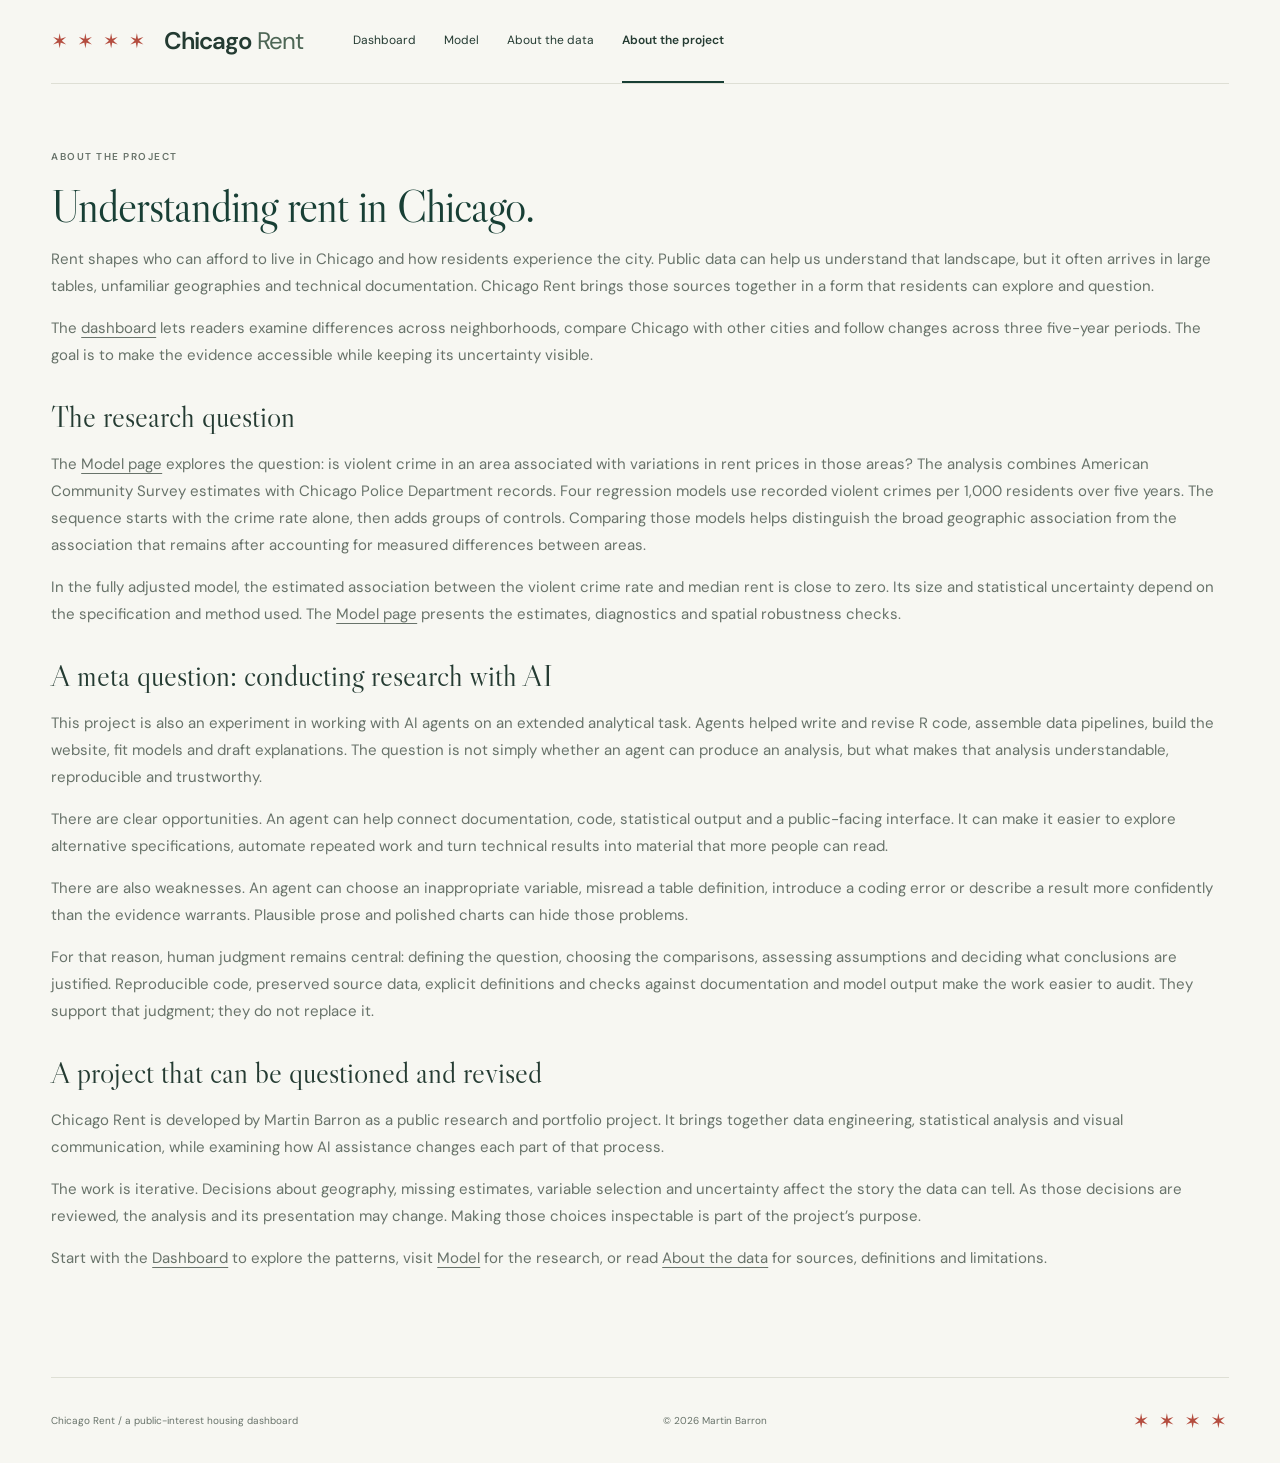
<file: html/about.html>
<!doctype html>
<html lang="en">
<head>
  <meta charset="utf-8">
  <meta name="viewport" content="width=device-width, initial-scale=1">
  <title>About the project · Chicago Rent</title>
  <meta name="description" content="Chicago Rent is a public-interest housing dashboard and research project exploring rent, violent crime, and the strengths and limits of analysis with AI agents.">
  <link rel="icon" type="image/svg+xml" href="favicon.svg">
  <link href="style.css?v=20261127-about-width" rel="stylesheet">
</head>
<body>
  <a class="skip-link" href="#about-project">Skip to project information</a>
  <header class="site-header" id="page-top">
    <a class="brand" href="index.html"><span class="chicago-stars" aria-hidden="true">✶ ✶ ✶ ✶</span><span>Chicago <span class="brand-light">Rent</span></span></a>
    <nav aria-label="Main navigation"><a href="index.html">Dashboard</a><a href="model.html">Model</a><a href="data.html">About the data</a><a href="about.html" aria-current="page">About the project</a></nav>
  </header>
  <main id="about-project" class="project-page data-page">
    <p class="eyebrow">About the project</p>
    <h1>Understanding rent in Chicago.</h1>
    <section aria-label="Project introduction">
      <p>Rent shapes who can afford to live in Chicago and how residents experience the city. Public data can help us understand that landscape, but it often arrives in large tables, unfamiliar geographies and technical documentation. Chicago Rent brings those sources together in a form that residents can explore and question.</p>
      <p>The <a href="index.html">dashboard</a> lets readers examine differences across neighborhoods, compare Chicago with other cities and follow changes across three five-year periods. The goal is to make the evidence accessible while keeping its uncertainty visible.</p>
    </section>
    <section aria-labelledby="research-heading">
      <h2 id="research-heading">The research question</h2>
      <p>The <a href="model.html">Model page</a> explores the question: is violent crime in an area associated with variations in rent prices in those areas? The analysis combines American Community Survey estimates with Chicago Police Department records. Four regression models use recorded violent crimes per 1,000 residents over five years. The sequence starts with the crime rate alone, then adds groups of controls. Comparing those models helps distinguish the broad geographic association from the association that remains after accounting for measured differences between areas.</p>
      <p>In the fully adjusted model, the estimated association between the violent crime rate and median rent is close to zero. Its size and statistical uncertainty depend on the specification and method used. The <a href="model.html">Model page</a> presents the estimates, diagnostics and spatial robustness checks.</p>
    </section>
    <section aria-labelledby="agents-heading">
      <h2 id="agents-heading">A meta question: conducting research with AI</h2>
      <p>This project is also an experiment in working with AI agents on an extended analytical task. Agents helped write and revise R code, assemble data pipelines, build the website, fit models and draft explanations. The question is not simply whether an agent can produce an analysis, but what makes that analysis understandable, reproducible and trustworthy.</p>
      <p>There are clear opportunities. An agent can help connect documentation, code, statistical output and a public-facing interface. It can make it easier to explore alternative specifications, automate repeated work and turn technical results into material that more people can read.</p>
      <p>There are also weaknesses. An agent can choose an inappropriate variable, misread a table definition, introduce a coding error or describe a result more confidently than the evidence warrants. Plausible prose and polished charts can hide those problems.</p>
      <p>For that reason, human judgment remains central: defining the question, choosing the comparisons, assessing assumptions and deciding what conclusions are justified. Reproducible code, preserved source data, explicit definitions and checks against documentation and model output make the work easier to audit. They support that judgment; they do not replace it.</p>
    </section>
    <section aria-labelledby="open-work-heading">
      <h2 id="open-work-heading">A project that can be questioned and revised</h2>
      <p>Chicago Rent is developed by Martin Barron as a public research and portfolio project. It brings together data engineering, statistical analysis and visual communication, while examining how AI assistance changes each part of that process.</p>
      <p>The work is iterative. Decisions about geography, missing estimates, variable selection and uncertainty affect the story the data can tell. As those decisions are reviewed, the analysis and its presentation may change. Making those choices inspectable is part of the project’s purpose.</p>
      <p>Start with the <a href="index.html">Dashboard</a> to explore the patterns, visit <a href="model.html">Model</a> for the research, or read <a href="data.html">About the data</a> for sources, definitions and limitations.</p>
    </section>
  </main>
  <footer class="site-footer"><span>Chicago Rent / a public-interest housing dashboard</span><span>© 2026 Martin Barron</span><a class="chicago-stars" href="#page-top" aria-label="Return to top of page">✶ ✶ ✶ ✶</a></footer>
</body>
</html>
</file>
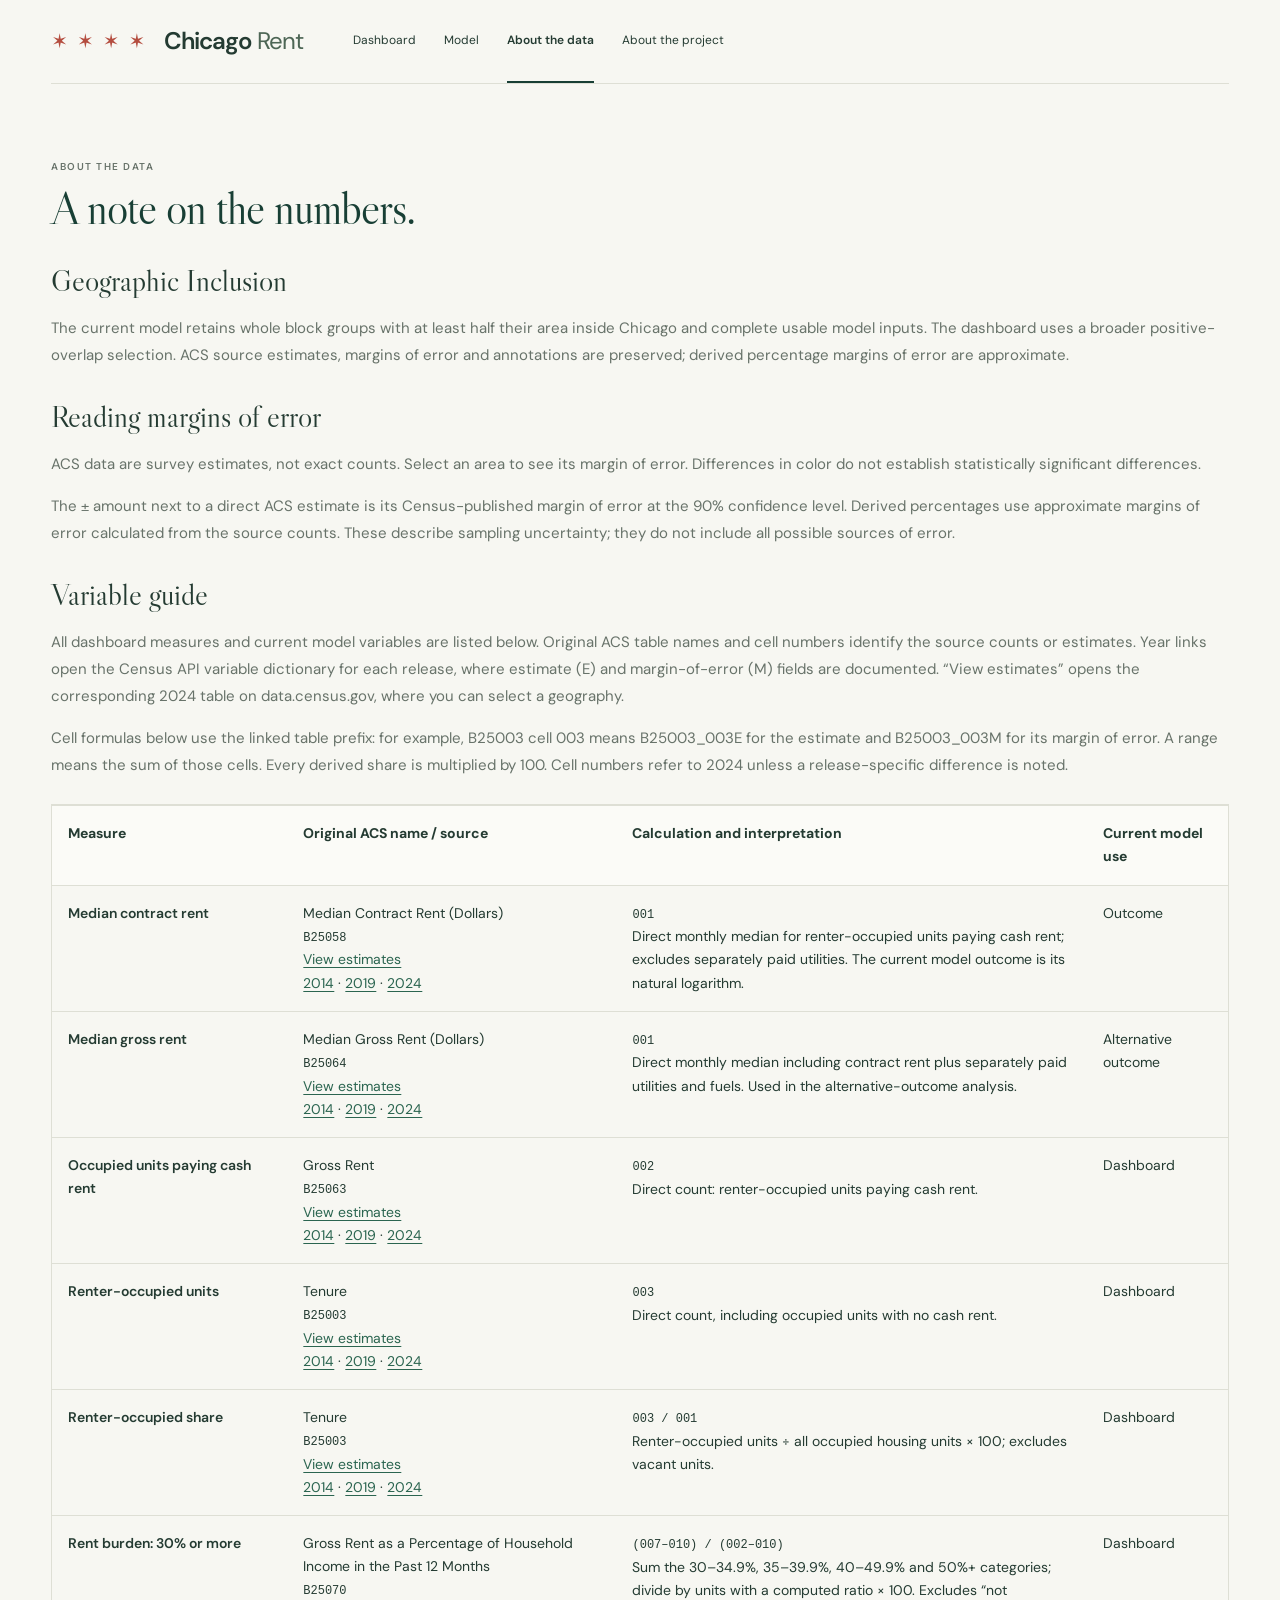
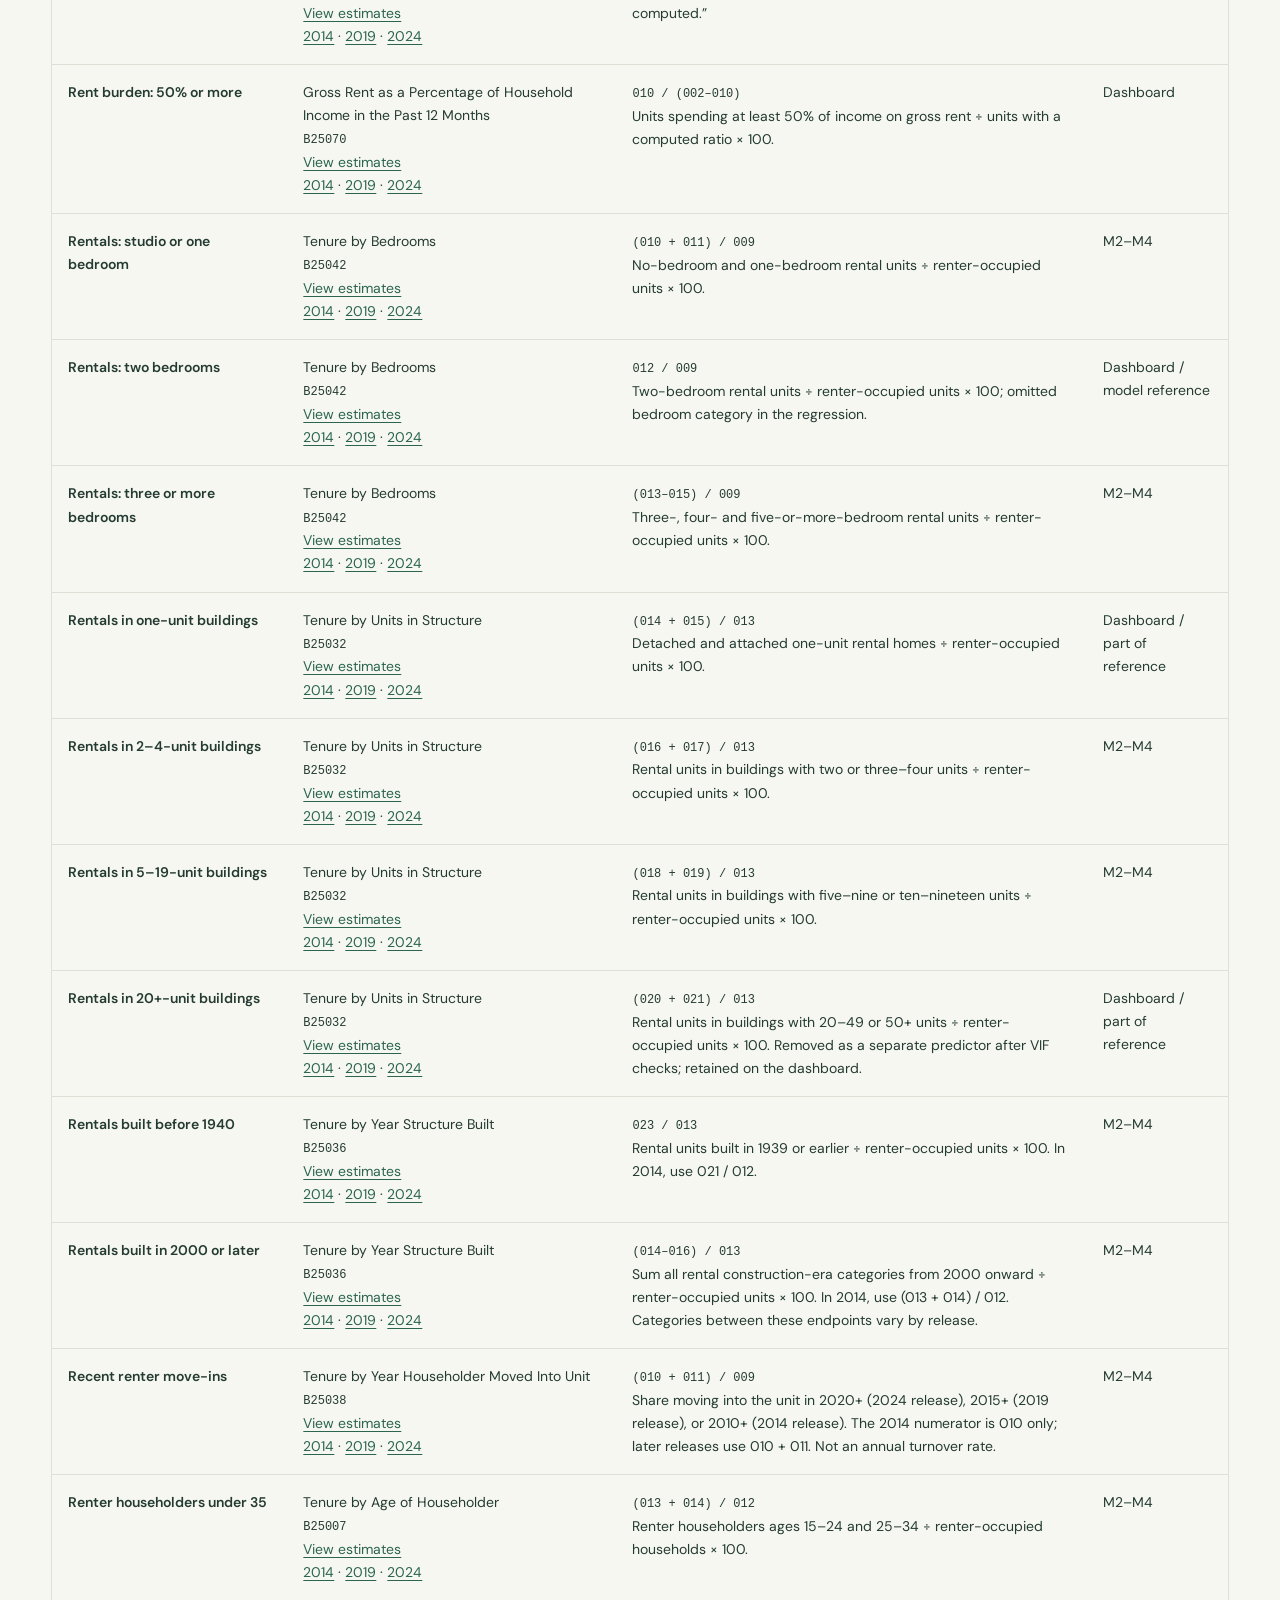
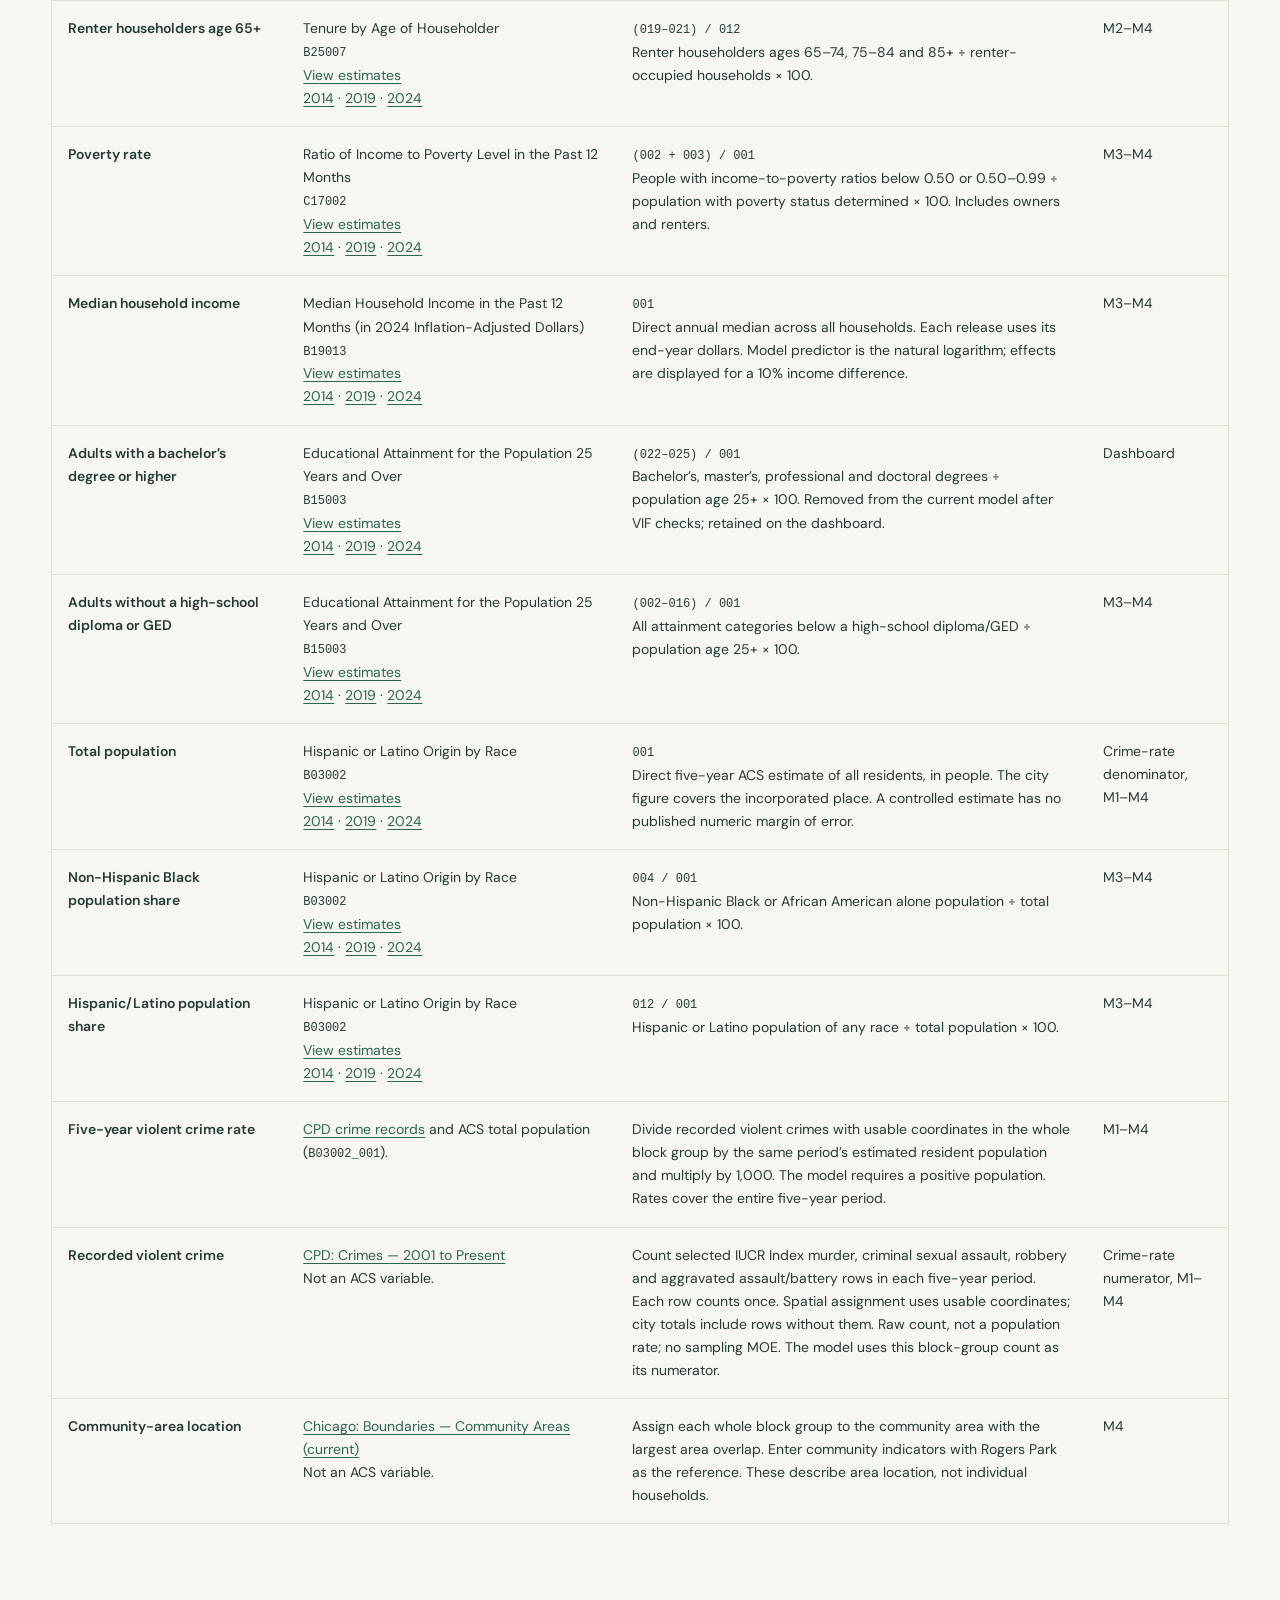
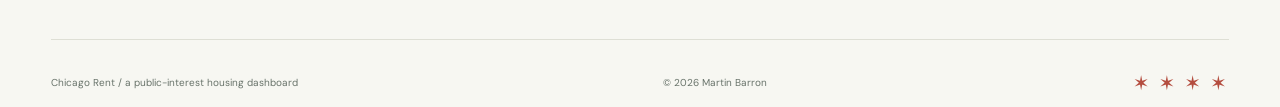
<file: html/data.html>
<!doctype html>
<html lang="en">
<head>
  <meta charset="utf-8">
  <meta name="viewport" content="width=device-width, initial-scale=1">
  <title>About the data · Chicago Rent</title>
  <link rel="icon" type="image/svg+xml" href="favicon.svg">
  <link href="style.css?v=20261127-about-width" rel="stylesheet">
</head>
<body>
  <a class="skip-link" href="#about-data">Skip to data information</a>
  <header class="site-header" id="page-top">
    <a class="brand" href="index.html"><span class="chicago-stars" aria-hidden="true">✶ ✶ ✶ ✶</span><span>Chicago <span class="brand-light">Rent</span></span></a>
    <nav aria-label="Main navigation"><a href="index.html">Dashboard</a><a href="model.html">Model</a><a href="data.html" aria-current="page">About the data</a><a href="about.html">About the project</a></nav>
  </header>
  <main id="about-data" class="project-page data-page">
    <div><p class="eyebrow">About the data</p><h1>A note on the numbers.</h1></div>
    <section aria-labelledby="geographic-inclusion-heading">
      <h2 id="geographic-inclusion-heading">Geographic Inclusion</h2>
      <p>The current model retains whole block groups with at least half their area inside Chicago and complete usable model inputs. The dashboard uses a broader positive-overlap selection. ACS source estimates, margins of error and annotations are preserved; derived percentage margins of error are approximate.</p>
    </section>
    <section aria-labelledby="moe-heading">
      <h2 id="moe-heading">Reading margins of error</h2>
      <p>ACS data are survey estimates, not exact counts. Select an area to see its margin of error. Differences in color do not establish statistically significant differences.</p>
      <p>The ± amount next to a direct ACS estimate is its Census-published margin of error at the 90% confidence level. Derived percentages use approximate margins of error calculated from the source counts. These describe sampling uncertainty; they do not include all possible sources of error.</p>
    </section>
    <section class="variable-dictionary" aria-labelledby="variables-heading">
      <h2 id="variables-heading">Variable guide</h2>
      <p>All dashboard measures and current model variables are listed below. Original ACS table names and cell numbers identify the source counts or estimates. Year links open the Census API variable dictionary for each release, where estimate (E) and margin-of-error (M) fields are documented. “View estimates” opens the corresponding 2024 table on data.census.gov, where you can select a geography.</p>
      <p>Cell formulas below use the linked table prefix: for example, B25003 cell 003 means B25003_003E for the estimate and B25003_003M for its margin of error. A range means the sum of those cells. Every derived share is multiplied by 100. Cell numbers refer to 2024 unless a release-specific difference is noted.</p>
      <div class="data-dictionary-scroll" role="region" aria-label="Variable definitions and sources" tabindex="0">
      <table class="data-dictionary">
        <thead><tr><th scope="col">Measure</th><th scope="col">Original ACS name / source</th><th scope="col">Calculation and interpretation</th><th scope="col">Current model use</th></tr></thead>
        <tbody>
          <tr data-measure="median_contract_rent"><th scope="row">Median contract rent</th><td>Median Contract Rent (Dollars)<br><code>B25058</code><br><a href="https://data.census.gov/table/ACSDT5Y2024.B25058">View estimates</a><br><a href="https://api.census.gov/data/2014/acs/acs5/groups/B25058.html">2014</a> · <a href="https://api.census.gov/data/2019/acs/acs5/groups/B25058.html">2019</a> · <a href="https://api.census.gov/data/2024/acs/acs5/groups/B25058.html">2024</a></td><td><code>001</code><br>Direct monthly median for renter-occupied units paying cash rent; excludes separately paid utilities. The current model outcome is its natural logarithm.</td><td>Outcome</td></tr>
          <tr data-measure="median_gross_rent"><th scope="row">Median gross rent</th><td>Median Gross Rent (Dollars)<br><code>B25064</code><br><a href="https://data.census.gov/table/ACSDT5Y2024.B25064">View estimates</a><br><a href="https://api.census.gov/data/2014/acs/acs5/groups/B25064.html">2014</a> · <a href="https://api.census.gov/data/2019/acs/acs5/groups/B25064.html">2019</a> · <a href="https://api.census.gov/data/2024/acs/acs5/groups/B25064.html">2024</a></td><td><code>001</code><br>Direct monthly median including contract rent plus separately paid utilities and fuels. Used in the alternative-outcome analysis.</td><td>Alternative outcome</td></tr>
          <tr data-measure="cash_rent_units"><th scope="row">Occupied units paying cash rent</th><td>Gross Rent<br><code>B25063</code><br><a href="https://data.census.gov/table/ACSDT5Y2024.B25063">View estimates</a><br><a href="https://api.census.gov/data/2014/acs/acs5/groups/B25063.html">2014</a> · <a href="https://api.census.gov/data/2019/acs/acs5/groups/B25063.html">2019</a> · <a href="https://api.census.gov/data/2024/acs/acs5/groups/B25063.html">2024</a></td><td><code>002</code><br>Direct count: renter-occupied units paying cash rent.</td><td>Dashboard</td></tr>
          <tr data-measure="renter_occupied_units"><th scope="row">Renter-occupied units</th><td>Tenure<br><code>B25003</code><br><a href="https://data.census.gov/table/ACSDT5Y2024.B25003">View estimates</a><br><a href="https://api.census.gov/data/2014/acs/acs5/groups/B25003.html">2014</a> · <a href="https://api.census.gov/data/2019/acs/acs5/groups/B25003.html">2019</a> · <a href="https://api.census.gov/data/2024/acs/acs5/groups/B25003.html">2024</a></td><td><code>003</code><br>Direct count, including occupied units with no cash rent.</td><td>Dashboard</td></tr>
          <tr data-measure="renter_occupied_pct"><th scope="row">Renter-occupied share</th><td>Tenure<br><code>B25003</code><br><a href="https://data.census.gov/table/ACSDT5Y2024.B25003">View estimates</a><br><a href="https://api.census.gov/data/2014/acs/acs5/groups/B25003.html">2014</a> · <a href="https://api.census.gov/data/2019/acs/acs5/groups/B25003.html">2019</a> · <a href="https://api.census.gov/data/2024/acs/acs5/groups/B25003.html">2024</a></td><td><code>003 / 001</code><br>Renter-occupied units ÷ all occupied housing units × 100; excludes vacant units.</td><td>Dashboard</td></tr>
          <tr data-measure="rent_burden_30plus_pct"><th scope="row">Rent burden: 30% or more</th><td>Gross Rent as a Percentage of Household Income in the Past 12 Months<br><code>B25070</code><br><a href="https://data.census.gov/table/ACSDT5Y2024.B25070">View estimates</a><br><a href="https://api.census.gov/data/2014/acs/acs5/groups/B25070.html">2014</a> · <a href="https://api.census.gov/data/2019/acs/acs5/groups/B25070.html">2019</a> · <a href="https://api.census.gov/data/2024/acs/acs5/groups/B25070.html">2024</a></td><td><code>(007–010) / (002–010)</code><br>Sum the 30–34.9%, 35–39.9%, 40–49.9% and 50%+ categories; divide by units with a computed ratio × 100. Excludes “not computed.”</td><td>Dashboard</td></tr>
          <tr data-measure="rent_burden_50plus_pct"><th scope="row">Rent burden: 50% or more</th><td>Gross Rent as a Percentage of Household Income in the Past 12 Months<br><code>B25070</code><br><a href="https://data.census.gov/table/ACSDT5Y2024.B25070">View estimates</a><br><a href="https://api.census.gov/data/2014/acs/acs5/groups/B25070.html">2014</a> · <a href="https://api.census.gov/data/2019/acs/acs5/groups/B25070.html">2019</a> · <a href="https://api.census.gov/data/2024/acs/acs5/groups/B25070.html">2024</a></td><td><code>010 / (002–010)</code><br>Units spending at least 50% of income on gross rent ÷ units with a computed ratio × 100.</td><td>Dashboard</td></tr>
          <tr data-measure="small_bedrooms_pct"><th scope="row">Rentals: studio or one bedroom</th><td>Tenure by Bedrooms<br><code>B25042</code><br><a href="https://data.census.gov/table/ACSDT5Y2024.B25042">View estimates</a><br><a href="https://api.census.gov/data/2014/acs/acs5/groups/B25042.html">2014</a> · <a href="https://api.census.gov/data/2019/acs/acs5/groups/B25042.html">2019</a> · <a href="https://api.census.gov/data/2024/acs/acs5/groups/B25042.html">2024</a></td><td><code>(010 + 011) / 009</code><br>No-bedroom and one-bedroom rental units ÷ renter-occupied units × 100.</td><td>M2–M4</td></tr>
          <tr data-measure="two_bedrooms_pct"><th scope="row">Rentals: two bedrooms</th><td>Tenure by Bedrooms<br><code>B25042</code><br><a href="https://data.census.gov/table/ACSDT5Y2024.B25042">View estimates</a><br><a href="https://api.census.gov/data/2014/acs/acs5/groups/B25042.html">2014</a> · <a href="https://api.census.gov/data/2019/acs/acs5/groups/B25042.html">2019</a> · <a href="https://api.census.gov/data/2024/acs/acs5/groups/B25042.html">2024</a></td><td><code>012 / 009</code><br>Two-bedroom rental units ÷ renter-occupied units × 100; omitted bedroom category in the regression.</td><td>Dashboard / model reference</td></tr>
          <tr data-measure="large_bedrooms_pct"><th scope="row">Rentals: three or more bedrooms</th><td>Tenure by Bedrooms<br><code>B25042</code><br><a href="https://data.census.gov/table/ACSDT5Y2024.B25042">View estimates</a><br><a href="https://api.census.gov/data/2014/acs/acs5/groups/B25042.html">2014</a> · <a href="https://api.census.gov/data/2019/acs/acs5/groups/B25042.html">2019</a> · <a href="https://api.census.gov/data/2024/acs/acs5/groups/B25042.html">2024</a></td><td><code>(013–015) / 009</code><br>Three-, four- and five-or-more-bedroom rental units ÷ renter-occupied units × 100.</td><td>M2–M4</td></tr>
          <tr data-measure="structure_1_unit_pct"><th scope="row">Rentals in one-unit buildings</th><td>Tenure by Units in Structure<br><code>B25032</code><br><a href="https://data.census.gov/table/ACSDT5Y2024.B25032">View estimates</a><br><a href="https://api.census.gov/data/2014/acs/acs5/groups/B25032.html">2014</a> · <a href="https://api.census.gov/data/2019/acs/acs5/groups/B25032.html">2019</a> · <a href="https://api.census.gov/data/2024/acs/acs5/groups/B25032.html">2024</a></td><td><code>(014 + 015) / 013</code><br>Detached and attached one-unit rental homes ÷ renter-occupied units × 100.</td><td>Dashboard / part of reference</td></tr>
          <tr data-measure="structure_2_4_pct"><th scope="row">Rentals in 2–4-unit buildings</th><td>Tenure by Units in Structure<br><code>B25032</code><br><a href="https://data.census.gov/table/ACSDT5Y2024.B25032">View estimates</a><br><a href="https://api.census.gov/data/2014/acs/acs5/groups/B25032.html">2014</a> · <a href="https://api.census.gov/data/2019/acs/acs5/groups/B25032.html">2019</a> · <a href="https://api.census.gov/data/2024/acs/acs5/groups/B25032.html">2024</a></td><td><code>(016 + 017) / 013</code><br>Rental units in buildings with two or three–four units ÷ renter-occupied units × 100.</td><td>M2–M4</td></tr>
          <tr data-measure="structure_5_19_pct"><th scope="row">Rentals in 5–19-unit buildings</th><td>Tenure by Units in Structure<br><code>B25032</code><br><a href="https://data.census.gov/table/ACSDT5Y2024.B25032">View estimates</a><br><a href="https://api.census.gov/data/2014/acs/acs5/groups/B25032.html">2014</a> · <a href="https://api.census.gov/data/2019/acs/acs5/groups/B25032.html">2019</a> · <a href="https://api.census.gov/data/2024/acs/acs5/groups/B25032.html">2024</a></td><td><code>(018 + 019) / 013</code><br>Rental units in buildings with five–nine or ten–nineteen units ÷ renter-occupied units × 100.</td><td>M2–M4</td></tr>
          <tr data-measure="structure_20_plus_pct"><th scope="row">Rentals in 20+-unit buildings</th><td>Tenure by Units in Structure<br><code>B25032</code><br><a href="https://data.census.gov/table/ACSDT5Y2024.B25032">View estimates</a><br><a href="https://api.census.gov/data/2014/acs/acs5/groups/B25032.html">2014</a> · <a href="https://api.census.gov/data/2019/acs/acs5/groups/B25032.html">2019</a> · <a href="https://api.census.gov/data/2024/acs/acs5/groups/B25032.html">2024</a></td><td><code>(020 + 021) / 013</code><br>Rental units in buildings with 20–49 or 50+ units ÷ renter-occupied units × 100. Removed as a separate predictor after VIF checks; retained on the dashboard.</td><td>Dashboard / part of reference</td></tr>
          <tr data-measure="pre1940_pct"><th scope="row">Rentals built before 1940</th><td>Tenure by Year Structure Built<br><code>B25036</code><br><a href="https://data.census.gov/table/ACSDT5Y2024.B25036">View estimates</a><br><a href="https://api.census.gov/data/2014/acs/acs5/groups/B25036.html">2014</a> · <a href="https://api.census.gov/data/2019/acs/acs5/groups/B25036.html">2019</a> · <a href="https://api.census.gov/data/2024/acs/acs5/groups/B25036.html">2024</a></td><td><code>023 / 013</code><br>Rental units built in 1939 or earlier ÷ renter-occupied units × 100. In 2014, use 021 / 012.</td><td>M2–M4</td></tr>
          <tr data-measure="built2000_plus_pct"><th scope="row">Rentals built in 2000 or later</th><td>Tenure by Year Structure Built<br><code>B25036</code><br><a href="https://data.census.gov/table/ACSDT5Y2024.B25036">View estimates</a><br><a href="https://api.census.gov/data/2014/acs/acs5/groups/B25036.html">2014</a> · <a href="https://api.census.gov/data/2019/acs/acs5/groups/B25036.html">2019</a> · <a href="https://api.census.gov/data/2024/acs/acs5/groups/B25036.html">2024</a></td><td><code>(014–016) / 013</code><br>Sum all rental construction-era categories from 2000 onward ÷ renter-occupied units × 100. In 2014, use (013 + 014) / 012. Categories between these endpoints vary by release.</td><td>M2–M4</td></tr>
          <tr data-measure="recent_movers_pct"><th scope="row">Recent renter move-ins</th><td>Tenure by Year Householder Moved Into Unit<br><code>B25038</code><br><a href="https://data.census.gov/table/ACSDT5Y2024.B25038">View estimates</a><br><a href="https://api.census.gov/data/2014/acs/acs5/groups/B25038.html">2014</a> · <a href="https://api.census.gov/data/2019/acs/acs5/groups/B25038.html">2019</a> · <a href="https://api.census.gov/data/2024/acs/acs5/groups/B25038.html">2024</a></td><td><code>(010 + 011) / 009</code><br>Share moving into the unit in 2020+ (2024 release), 2015+ (2019 release), or 2010+ (2014 release). The 2014 numerator is 010 only; later releases use 010 + 011. Not an annual turnover rate.</td><td>M2–M4</td></tr>
          <tr data-measure="young_renters_pct"><th scope="row">Renter householders under 35</th><td>Tenure by Age of Householder<br><code>B25007</code><br><a href="https://data.census.gov/table/ACSDT5Y2024.B25007">View estimates</a><br><a href="https://api.census.gov/data/2014/acs/acs5/groups/B25007.html">2014</a> · <a href="https://api.census.gov/data/2019/acs/acs5/groups/B25007.html">2019</a> · <a href="https://api.census.gov/data/2024/acs/acs5/groups/B25007.html">2024</a></td><td><code>(013 + 014) / 012</code><br>Renter householders ages 15–24 and 25–34 ÷ renter-occupied households × 100.</td><td>M2–M4</td></tr>
          <tr data-measure="older_renters_pct"><th scope="row">Renter householders age 65+</th><td>Tenure by Age of Householder<br><code>B25007</code><br><a href="https://data.census.gov/table/ACSDT5Y2024.B25007">View estimates</a><br><a href="https://api.census.gov/data/2014/acs/acs5/groups/B25007.html">2014</a> · <a href="https://api.census.gov/data/2019/acs/acs5/groups/B25007.html">2019</a> · <a href="https://api.census.gov/data/2024/acs/acs5/groups/B25007.html">2024</a></td><td><code>(019–021) / 012</code><br>Renter householders ages 65–74, 75–84 and 85+ ÷ renter-occupied households × 100.</td><td>M2–M4</td></tr>
          <tr data-measure="poverty_pct"><th scope="row">Poverty rate</th><td>Ratio of Income to Poverty Level in the Past 12 Months<br><code>C17002</code><br><a href="https://data.census.gov/table/ACSDT5Y2024.C17002">View estimates</a><br><a href="https://api.census.gov/data/2014/acs/acs5/groups/C17002.html">2014</a> · <a href="https://api.census.gov/data/2019/acs/acs5/groups/C17002.html">2019</a> · <a href="https://api.census.gov/data/2024/acs/acs5/groups/C17002.html">2024</a></td><td><code>(002 + 003) / 001</code><br>People with income-to-poverty ratios below 0.50 or 0.50–0.99 ÷ population with poverty status determined × 100. Includes owners and renters.</td><td>M3–M4</td></tr>
          <tr data-measure="area_median_income"><th scope="row">Median household income</th><td>Median Household Income in the Past 12 Months (in 2024 Inflation-Adjusted Dollars)<br><code>B19013</code><br><a href="https://data.census.gov/table/ACSDT5Y2024.B19013">View estimates</a><br><a href="https://api.census.gov/data/2014/acs/acs5/groups/B19013.html">2014</a> · <a href="https://api.census.gov/data/2019/acs/acs5/groups/B19013.html">2019</a> · <a href="https://api.census.gov/data/2024/acs/acs5/groups/B19013.html">2024</a></td><td><code>001</code><br>Direct annual median across all households. Each release uses its end-year dollars. Model predictor is the natural logarithm; effects are displayed for a 10% income difference.</td><td>M3–M4</td></tr>
          <tr data-measure="college_pct"><th scope="row">Adults with a bachelor’s degree or higher</th><td>Educational Attainment for the Population 25 Years and Over<br><code>B15003</code><br><a href="https://data.census.gov/table/ACSDT5Y2024.B15003">View estimates</a><br><a href="https://api.census.gov/data/2014/acs/acs5/groups/B15003.html">2014</a> · <a href="https://api.census.gov/data/2019/acs/acs5/groups/B15003.html">2019</a> · <a href="https://api.census.gov/data/2024/acs/acs5/groups/B15003.html">2024</a></td><td><code>(022–025) / 001</code><br>Bachelor’s, master’s, professional and doctoral degrees ÷ population age 25+ × 100. Removed from the current model after VIF checks; retained on the dashboard.</td><td>Dashboard</td></tr>
          <tr data-measure="no_high_school_pct"><th scope="row">Adults without a high-school diploma or GED</th><td>Educational Attainment for the Population 25 Years and Over<br><code>B15003</code><br><a href="https://data.census.gov/table/ACSDT5Y2024.B15003">View estimates</a><br><a href="https://api.census.gov/data/2014/acs/acs5/groups/B15003.html">2014</a> · <a href="https://api.census.gov/data/2019/acs/acs5/groups/B15003.html">2019</a> · <a href="https://api.census.gov/data/2024/acs/acs5/groups/B15003.html">2024</a></td><td><code>(002–016) / 001</code><br>All attainment categories below a high-school diploma/GED ÷ population age 25+ × 100.</td><td>M3–M4</td></tr>
          <tr data-measure="total_population"><th scope="row">Total population</th><td>Hispanic or Latino Origin by Race<br><code>B03002</code><br><a href="https://data.census.gov/table/ACSDT5Y2024.B03002">View estimates</a><br><a href="https://api.census.gov/data/2014/acs/acs5/groups/B03002.html">2014</a> · <a href="https://api.census.gov/data/2019/acs/acs5/groups/B03002.html">2019</a> · <a href="https://api.census.gov/data/2024/acs/acs5/groups/B03002.html">2024</a></td><td><code>001</code><br>Direct five-year ACS estimate of all residents, in people. The city figure covers the incorporated place. A controlled estimate has no published numeric margin of error.</td><td>Crime-rate denominator, M1–M4</td></tr>
          <tr data-measure="nh_black_pct"><th scope="row">Non-Hispanic Black population share</th><td>Hispanic or Latino Origin by Race<br><code>B03002</code><br><a href="https://data.census.gov/table/ACSDT5Y2024.B03002">View estimates</a><br><a href="https://api.census.gov/data/2014/acs/acs5/groups/B03002.html">2014</a> · <a href="https://api.census.gov/data/2019/acs/acs5/groups/B03002.html">2019</a> · <a href="https://api.census.gov/data/2024/acs/acs5/groups/B03002.html">2024</a></td><td><code>004 / 001</code><br>Non-Hispanic Black or African American alone population ÷ total population × 100.</td><td>M3–M4</td></tr>
          <tr data-measure="hispanic_pct"><th scope="row">Hispanic/Latino population share</th><td>Hispanic or Latino Origin by Race<br><code>B03002</code><br><a href="https://data.census.gov/table/ACSDT5Y2024.B03002">View estimates</a><br><a href="https://api.census.gov/data/2014/acs/acs5/groups/B03002.html">2014</a> · <a href="https://api.census.gov/data/2019/acs/acs5/groups/B03002.html">2019</a> · <a href="https://api.census.gov/data/2024/acs/acs5/groups/B03002.html">2024</a></td><td><code>012 / 001</code><br>Hispanic or Latino population of any race ÷ total population × 100.</td><td>M3–M4</td></tr>
          <tr data-measure="crime_rate"><th scope="row">Five-year violent crime rate</th><td><a href="https://data.cityofchicago.org/d/ijzp-q8t2">CPD crime records</a> and ACS total population (<code>B03002_001</code>).</td><td>Divide recorded violent crimes with usable coordinates in the whole block group by the same period’s estimated resident population and multiply by 1,000. The model requires a positive population. Rates cover the entire five-year period.</td><td>M1–M4</td></tr>
          <tr data-measure="violent_crime_count"><th scope="row">Recorded violent crime</th><td><a href="https://data.cityofchicago.org/d/ijzp-q8t2">CPD: Crimes — 2001 to Present</a><br>Not an ACS variable.</td><td>Count selected IUCR Index murder, criminal sexual assault, robbery and aggravated assault/battery rows in each five-year period. Each row counts once. Spatial assignment uses usable coordinates; city totals include rows without them. Raw count, not a population rate; no sampling MOE. The model uses this block-group count as its numerator.</td><td>Crime-rate numerator, M1–M4</td></tr>
          <tr data-measure="community_id"><th scope="row">Community-area location</th><td><a href="https://data.cityofchicago.org/d/igwz-8jzy">Chicago: Boundaries — Community Areas (current)</a><br>Not an ACS variable.</td><td>Assign each whole block group to the community area with the largest area overlap. Enter community indicators with Rogers Park as the reference. These describe area location, not individual households.</td><td>M4</td></tr>
        </tbody>
      </table>
      </div>

    </section>




  </main>
  <footer class="site-footer"><span>Chicago Rent / a public-interest housing dashboard</span><span>© 2026 Martin Barron</span><a class="chicago-stars" href="#page-top" aria-label="Return to top of page">✶ ✶ ✶ ✶</a></footer>
</body>
</html>
</file>
<file: html/style.css>
@import url('https://fonts.googleapis.com/css2?family=DM+Sans:wght@400;500;600;700&family=Libre+Caslon+Display&display=swap');
:root { font-family: 'DM Sans', system-ui, sans-serif; color: #243b32; background: #f7f7f2; --ink: #183f35; --muted: #68736a; --line: #dedfd5; --paper: #fbfbf7; --serif: 'Libre Caslon Display', Georgia, serif; }
* { box-sizing: border-box; }
body { margin: 0; font-size: 14px; line-height: 1.6; }
a { color: inherit; text-underline-offset: 4px; }
button, input, select { font: inherit; }
button, label, select { cursor: pointer; }
:focus-visible { outline: 3px solid #a74c29; outline-offset: 4px; }
.sr-only { position: absolute; width: 1px; height: 1px; overflow: hidden; clip-path: inset(50%); white-space: nowrap; }
.skip-link { position: fixed; left: 16px; top: -100px; background: var(--ink); color: white; padding: 12px; z-index: 100; }
.skip-link:focus { top: 12px; }
.site-header { margin: 0 4%; min-height: 84px; display: flex; align-items: center; gap: 50px; border-bottom: 1px solid var(--line); }
.brand { display: flex; gap: 17px; align-items: center; text-decoration: none; font-size: 24px; font-weight: 600; letter-spacing: -1px; white-space: nowrap; }
.brand-light { font-weight: 400; color: #4d6655; }
.chicago-stars { color: #b44d3f; letter-spacing: 2px; font-size: 20px; white-space: nowrap; }
nav { display: flex; gap: 28px; align-self: stretch; }
nav a { display: flex; align-items: center; text-decoration: none; font-size: 12px; border-bottom: 2px solid transparent; }
nav a[aria-current] { border-color: var(--ink); font-weight: 600; }
.eyebrow { text-transform: uppercase; letter-spacing: 1.5px; font-size: 10px; font-weight: 600; color: var(--muted); }
.intro { margin: 0 4%; padding: 34px 0; display: flex; justify-content: space-between; align-items: center; gap: 24px; }
.intro-kicker { display: flex; align-items: center; gap: 10px; margin-bottom: 12px; }
.live-dot { height: 5px; width: 5px; background: #518467; border-radius: 50%; }
h1 { font: normal clamp(35px, 3.5vw, 54px)/1.08 var(--serif); letter-spacing: -1px; margin: 0; color: var(--ink); }
h1 em { color: #4d7454; font-weight: 400; }
.intro p { margin: 13px 0 0; font-size: 12px; color: var(--muted); }
.intro-stat { display: flex; align-items: center; gap: 17px; padding-left: 30px; border-left: 1px solid var(--line); }
.intro-stat strong { font: normal 50px/1 var(--serif); }
.intro-stat span { font-size: 11px; color: var(--muted); white-space: nowrap; }
.workbench { margin: 0 4%; display: grid; grid-template-columns: 270px minmax(0, 1fr); border: 1px solid #d5d9ce; height: max(760px, calc(100svh - 290px)); max-height: 1100px; background: var(--paper); }
aside { padding: 24px 20px; border-right: 1px solid var(--line); overflow-y: auto; }
.sidebar-kicker { margin: 0 0 20px; }
fieldset { margin: 0; padding: 0; border: 0; min-width: 0; }
#rent-controls label { display: block; font-size: 11px; color: var(--muted); margin: 16px 0 7px; }
select { width: 100%; min-height: 42px; padding: 9px 7px; font-size: 12px; border: 1px solid #d7dcd0; border-radius: 3px; color: var(--ink); background: #f9faf4; }
#layers { border-top: 1px solid var(--line); margin-top: 24px; padding-top: 20px; }
#layers legend { float: left; width: 100%; margin-bottom: 12px; text-transform: uppercase; letter-spacing: 1.4px; font-size: 10px; font-weight: 600; color: var(--muted); }
#layers label { display: flex; align-items: center; gap: 9px; min-height: 40px; font-size: 12px; clear: both; }
input[type=checkbox] { width: 16px; height: 16px; accent-color: #35684f; }
.key { display: inline-block; width: 16px; height: 3px; }
.key.zips { height: 0; border-top: 2px solid #a45319; }
.key.pumas { background: #a66523; }
.city { background: #b83246; }.communities { background: #126875; }.blocks { background: #655c79; }.tracts { background: #403a50; }
button { color: var(--ink); background: #f0f3e8; border: 1px solid #d5dfc8; border-radius: 3px; padding: 10px 12px; }
button:hover { background: #e4ebd9; }
button:disabled { opacity: .5; cursor: wait; }
#reset { width: 100%; margin-top: 23px; font-size: 12px; }
#status { font-size: 11px; color: var(--muted); margin: 15px 0 22px; }
#status:empty { display: none; }
.sidebar-about { display: flex; justify-content: space-between; font-size: 11px; border-top: 1px solid var(--line); padding-top: 17px; color: #2b6550; }
.map-region { position: relative; min-width: 0; min-height: 0; overflow: hidden; background: #eaf0e9; }
#map { position: absolute; inset: 0; width: 100%; height: 100%; }
.map-title { position: absolute; top: 24px; left: 24px; max-width: calc(100% - 90px); padding: 12px 16px; background: #f7f7f2ed; border: 1px solid #e6e8dd; border-radius: 3px; pointer-events: none; }
.map-title h2 { font: normal 30px/1.12 var(--serif); letter-spacing: -.4px; margin: 5px 0; }
.map-title p { font-size: 10px; color: var(--muted); margin: 6px 0 0; }
.map-legend { position: absolute; bottom: 35px; left: 24px; width: 255px; max-width: calc(100% - 48px); padding: 15px 18px; border: 1px solid #d7ddcf; border-radius: 3px; background: #fbfcf7f5; }
.map-legend h2 { font-size: 12px; font-weight: 600; margin: 0 0 10px; }
#legend { list-style: none; padding: 0; margin: 0; font-size: 11px; font-variant-numeric: tabular-nums; }
#legend li { display: flex; gap: 9px; align-items: center; margin: 4px 0; }
.swatch { display: inline-block; width: 21px; height: 13px; border: 1px solid #79838a55; flex-shrink: 0; }
.note { font-size: 10px; line-height: 1.6; color: var(--muted); margin: 10px 0 0; }
.maplibregl-ctrl-group { background: #fbfcf7 !important; border: 1px solid #d7ddcf; box-shadow: none !important; border-radius: 3px !important; }
.maplibregl-ctrl-attrib { font: 10px/18px 'DM Sans', sans-serif; background: #f7f7f2dd !important; }
.reading-note { margin: 0 4%; padding: 28px 0; display: grid; grid-template-columns: 1fr 1fr; gap: 45px; border-bottom: 1px solid var(--line); }
.reading-note .eyebrow { margin: 0 0 8px; }
.reading-note h2 { font: normal 28px/1.15 var(--serif); margin: 0 0 10px; }
.reading-note p:not(.eyebrow), .source-notes { font-size: 12px; line-height: 1.8; color: var(--muted); margin: 0; }
.site-footer { margin: 0 4%; min-height: 85px; display: flex; align-items: center; justify-content: space-between; gap: 20px; color: var(--muted); font-size: 10px; }
@media (max-width: 1100px) { .workbench { grid-template-columns: 240px minmax(0, 1fr); } .map-legend { left: 14px; width: 225px; padding: 14px; } }
@media (max-width: 850px) { .workbench { height: 760px; max-height: none; } .map-region { min-height: 0; } .intro-stat { display: none; } }
@media (max-width: 600px) { .site-header { min-height: 74px; gap: 16px; flex-wrap: wrap; padding: 14px 0; } .brand { font-size: 21px; gap: 10px; } .brand .chicago-stars { font-size: 15px; } nav { gap: 16px; } nav a { font-size: 11px; padding: 5px 0; } .intro { padding: 26px 0; } h1 { font-size: 38px; } .workbench { grid-template-columns: 1fr; height: auto; } .map-region { height: 75svh; min-height: 560px; } aside { border-right: 0; border-bottom: 1px solid var(--line); padding: 20px; } #rent-controls { display: grid; grid-template-columns: 1fr; } #layers label { display: inline-flex; margin-right: 14px; } #layers { margin-top: 18px; } #reset { width: auto; margin-top: 15px; } #status { margin-bottom: 14px; } .map-title { top: 16px; left: 14px; } .map-title h2 { font-size: 27px; } .reading-note { grid-template-columns: 1fr; gap: 20px; } .site-footer { padding: 20px 0; flex-direction: column; align-items: flex-start; gap: 7px; }  }
@media (prefers-reduced-motion: reduce) { *, *::before, *::after { scroll-behavior: auto !important; transition: none !important; } }

.area-popup { font: 12px/1.6 'DM Sans', system-ui, sans-serif; color: var(--ink); max-height: 320px; overflow-y: auto; }
.area-popup p { margin: 0; padding: 9px 0; border-bottom: 1px solid var(--line); overflow-wrap: anywhere; }
.maplibregl-popup-content { background: var(--paper); padding: 18px; border: 1px solid var(--line); border-radius: 3px; }

.project-page { margin: 0 4%; padding: 65px 0 90px; min-height: calc(100svh - 170px); border-bottom: 1px solid var(--line); }
.project-page > .eyebrow { margin: 0 0 18px; }
.project-lede { color: var(--muted); max-width: 580px; margin: 22px 0 35px; font-size: 16px; }
.project-placeholder { max-width: 700px; padding: 30px; background: var(--paper); border: 1px solid var(--line); }
.project-placeholder h2 { font: normal 30px/1.2 var(--serif); margin: 0 0 14px; }
.project-placeholder p { color: var(--muted); margin: 0 0 22px; }
.project-placeholder a { color: #2b6550; }
@media (max-width: 850px) { .site-header { gap: 20px; flex-wrap: wrap; padding: 15px 0; } nav { flex-wrap: wrap; gap: 18px; } nav a { min-height: 36px; } }

.data-dictionary-scroll { overflow-x: auto; margin: 25px 0; border: 1px solid var(--line); }
.data-dictionary { width: 100%; min-width: 850px; border-collapse: collapse; font-size: 14px; line-height: 1.65; text-align: left; }
.data-dictionary caption { text-align: left; padding: 16px; color: var(--muted); }
.data-dictionary th, .data-dictionary td { padding: 16px; vertical-align: top; border-top: 1px solid var(--line); }
.data-dictionary thead { background: var(--paper); }
.data-dictionary th[scope="row"] { width: 20%; font-weight: 600; }
.data-dictionary td:nth-child(2) { width: 28%; }
.data-dictionary td:nth-child(3) { width: 40%; }
.data-dictionary code { font-size: 12px; overflow-wrap: anywhere; }
.data-dictionary a { color: #2b6550; text-underline-offset: 3px; }
.data-page h2 { font: normal 30px/1.2 var(--serif); margin: 30px 0 16px; }
.data-page p:not(.eyebrow) { color: var(--muted); font-size: 15px; line-height: 1.8; }
.data-page .source-notes { margin-top: 32px; padding-top: 25px; border-top: 1px solid var(--line); font-size: 14px; }
.chicago-reset-control button { display: grid; place-items: center; color: var(--ink); }

.site-footer a.chicago-stars { text-decoration: none; min-height: 44px; display: inline-flex; align-items: center; }

.city-section { margin: 0 4%; padding: 46px 0 30px; border-bottom: 1px solid var(--line); }
.city-section-heading { display: flex; align-items: center; justify-content: space-between; gap: 20px; }
.city-section .eyebrow { margin: 0 0 10px; }
.city-section h2 { font: normal 38px/1.15 var(--serif); margin: 0; letter-spacing: -.5px; }
.city-intro { max-width: 750px; color: var(--muted); font-size: 13px; margin: 16px 0 8px; }
.period-badge { border: 1px solid #d5dfc8; border-radius: 3px; background: #edf2e3; padding: 8px 12px; color: #35664f; font-size: 12px; white-space: nowrap; }
.city-period-control { flex-shrink: 0; min-width: 175px; }
.city-period-control label { display: block; color: var(--muted); font-size: 11px; margin-bottom: 5px; }
.city-period-control select { min-height: 42px; }
#city-status { font-size: 11px; color: var(--muted); margin-bottom: 20px; }
.city-cards { display: grid; grid-template-columns: repeat(3, minmax(0,1fr)); gap: 15px; }
.stat-card { padding: 22px 20px; background: var(--paper); border: 1px solid var(--line); border-radius: 3px; }
.stat-card h3 { font-size: 12px; font-weight: 500; min-height: 38px; margin: 0 0 12px; }
.stat-card strong { display: block; font: normal clamp(30px,3vw,44px)/1.15 var(--serif); color: var(--ink); font-variant-numeric: tabular-nums; }
.stat-unit { font-size: 11px; color: var(--muted); margin: 5px 0 16px; }
.stat-value-line { display: flex; flex-wrap: wrap; align-items: baseline; column-gap: 8px; }
.stat-moe { font: normal clamp(21px, 2vw, 29px)/1.15 var(--serif); color: #738577; white-space: nowrap; }
.moe-symbol { color: var(--ink); }
.stat-description { font-size: 10px; line-height: 1.6; color: var(--muted); margin: 12px 0 0; border-top: 1px solid var(--line); padding-top: 10px; }
.trends-heading { max-width: 780px; margin-top: 45px; }
.trends-heading h2 { font-size: 32px; }
.trends-heading > p:last-child { font-size: 12px; color: var(--muted); }
.chart-notice { margin: 20px 0; padding: 12px 16px; border-left: 3px solid #b49a67; background: #f2efdf; font-size: 12px; color: #665733; }
.city-charts { display: grid; grid-template-columns: repeat(2, minmax(0,1fr)); gap: 20px; }
.trend-chart { position: relative; min-width: 0; padding: 22px 20px 10px; border: 1px solid var(--line); border-radius: 3px; background: var(--paper); }
.trend-chart h3 { margin: 0; font-size: 15px; font-weight: 500; }
.chart-unit { font-size: 11px; margin: 5px 0 12px; color: var(--muted); }
.trend-chart svg { width: 100%; height: auto; display: block; overflow: visible; }
.chart-axis text { font: 11px 'DM Sans', system-ui, sans-serif; fill: #68736a; }
.chart-axis .domain { stroke: var(--line); }
.chart-grid line { stroke: #e6e8dd; }
.trend-line { fill: none; stroke-width: 2; }
.trend-chart circle:focus { outline: none; stroke-width: 4; }
.chart-readout { min-height: 40px; font-size: 11px; color: var(--muted); }
.trend-chart circle { cursor: pointer; }
.chart-tooltip { position: absolute; z-index: 3; max-width: min(260px, calc(100% - 16px)); padding: 10px 12px; border: 1px solid #cbd5c3; border-radius: 3px; background: #fbfcf7; box-shadow: 0 3px 15px #273f2220; color: var(--ink); font-size: 12px; line-height: 1.5; pointer-events: none; }
.chart-tooltip[hidden] { display: none; }
.city-table { margin-top: 25px; font-size: 12px; }
.city-table summary { cursor: pointer; color: #2b6550; padding: 10px 0; }
.table-scroll { overflow-x: auto; }
.city-table table { border-collapse: collapse; width: 100%; background: var(--paper); font-variant-numeric: tabular-nums; }
.city-table caption { text-align: left; padding: 10px; color: var(--muted); }
.city-table th, .city-table td { padding: 10px; border-bottom: 1px solid var(--line); text-align: left; }
.city-source { margin-top: 24px; font-size: 11px; color: var(--muted); }
@media (max-width: 1000px) { .city-cards { grid-template-columns: repeat(2,minmax(0,1fr)); } }
@media (max-width: 650px) { .city-section-heading { align-items: flex-start; flex-direction: column; gap: 4px; } .city-section h2 { font-size: 32px; } .city-charts { grid-template-columns: 1fr; } .stat-card { padding: 17px 13px; } .stat-card strong { font-size: 31px; } .trend-chart { padding: 18px 12px 8px; } }
@media (max-width: 360px) { .city-cards { grid-template-columns: 1fr; } }

/* City cards open an accessible, native comparison dialog. */
.stat-card { position: relative; }
 .stat-card-actions { display: flex; flex-wrap: wrap; gap: 8px 18px; margin-top: 18px; }
.stat-card-actions button { position: static; width: auto; border: 0; padding: 2px 0; background: transparent; color: var(--ink); font-size: 12px; text-decoration: underline; text-underline-offset: 3px; }
.stat-card-actions button:hover { color: #287d87; }
.stat-card:has(.stat-card-actions button:hover), .stat-card:has(.stat-card-actions button:focus-visible) { border-color: #2b6550; background: #f0f3e8; }
.stat-card-actions button:focus-visible { outline: 2px solid #2b6550; outline-offset: 3px; }
.comparison-dialog { width: min(820px, calc(100vw - 32px)); max-height: calc(100dvh - 40px); box-sizing: border-box; padding: 28px; border: 1px solid var(--line); border-radius: 8px; background: var(--paper); color: var(--ink); overflow-y: auto; }
.comparison-dialog::backdrop { background: rgb(20 35 29 / 55%); }
.comparison-header { display: flex; align-items: flex-start; justify-content: space-between; gap: 16px; }
.comparison-header .eyebrow { margin: 0 0 8px; }
.comparison-header h2 { font: normal 30px/1.2 var(--serif); margin: 0; }
.comparison-close { display: grid; place-items: center; flex-shrink: 0; width: 30px; height: 30px; padding: 0; border: 1px solid var(--line); border-radius: 50%; font: 22px/1 Arial, sans-serif; background: transparent; color: inherit; cursor: pointer; }
.comparison-close:focus-visible { outline: 3px solid #2b6550; outline-offset: 2px; }
#comparison-period { font-size: 12px; line-height: 1.6; color: var(--muted); }
#comparison-chart { min-height: 60px; }
#comparison-chart svg { display: block; width: 100%; font-family: 'DM Sans', system-ui, sans-serif; font-size: 12px; }
#comparison-chart .chart-grid text { fill: var(--muted); }
@media (max-width: 500px) { .comparison-dialog { padding: 16px; } .comparison-header h2 { font-size: 25px; } #comparison-chart svg { font-size: 10px; } }

/* Citywide categories share their labels and membership with map measures. */
.city-tabs { display: flex; flex-wrap: wrap; gap: 6px; margin: 24px 0 20px; border-bottom: 1px solid var(--line); padding-bottom: 12px; }
.city-tabs [role="tab"] { font: inherit; font-size: 13px; border: 1px solid var(--line); border-radius: 4px; padding: 9px 13px; background: transparent; color: var(--ink); cursor: pointer; }
.city-tabs [role="tab"]:hover:not(:disabled) { background: #e6ecdf; }
.city-tabs [role="tab"][aria-selected="true"] { background: #183f35; color: #fff; border-color: #183f35; }
.city-tabs [role="tab"]:focus-visible, #city-group-panel:focus-visible { outline: 2px solid #287d87; outline-offset: 3px; }
.city-tabs [role="tab"]:disabled { opacity: .45; cursor: default; }

.distribution-controls { display: flex; flex-wrap: wrap; gap: 14px 24px; margin: 20px 0; }
.distribution-controls label { display: flex; align-items: center; gap: 8px; font-size: 12px; }
.distribution-controls select, .distribution-controls input { border: 1px solid var(--line); border-radius: 3px; padding: 7px; background: var(--paper); color: var(--ink); }
.distribution-controls input { width: 65px; }
#distribution-chart svg { width: 100%; display: block; font-family: inherit; font-size: 12px; }
#distribution-chart rect:focus, #distribution-chart rect:hover { fill: #b44d3f; outline: none; }
#distribution-note { color: var(--muted); font-size: 12px; }
</file>
